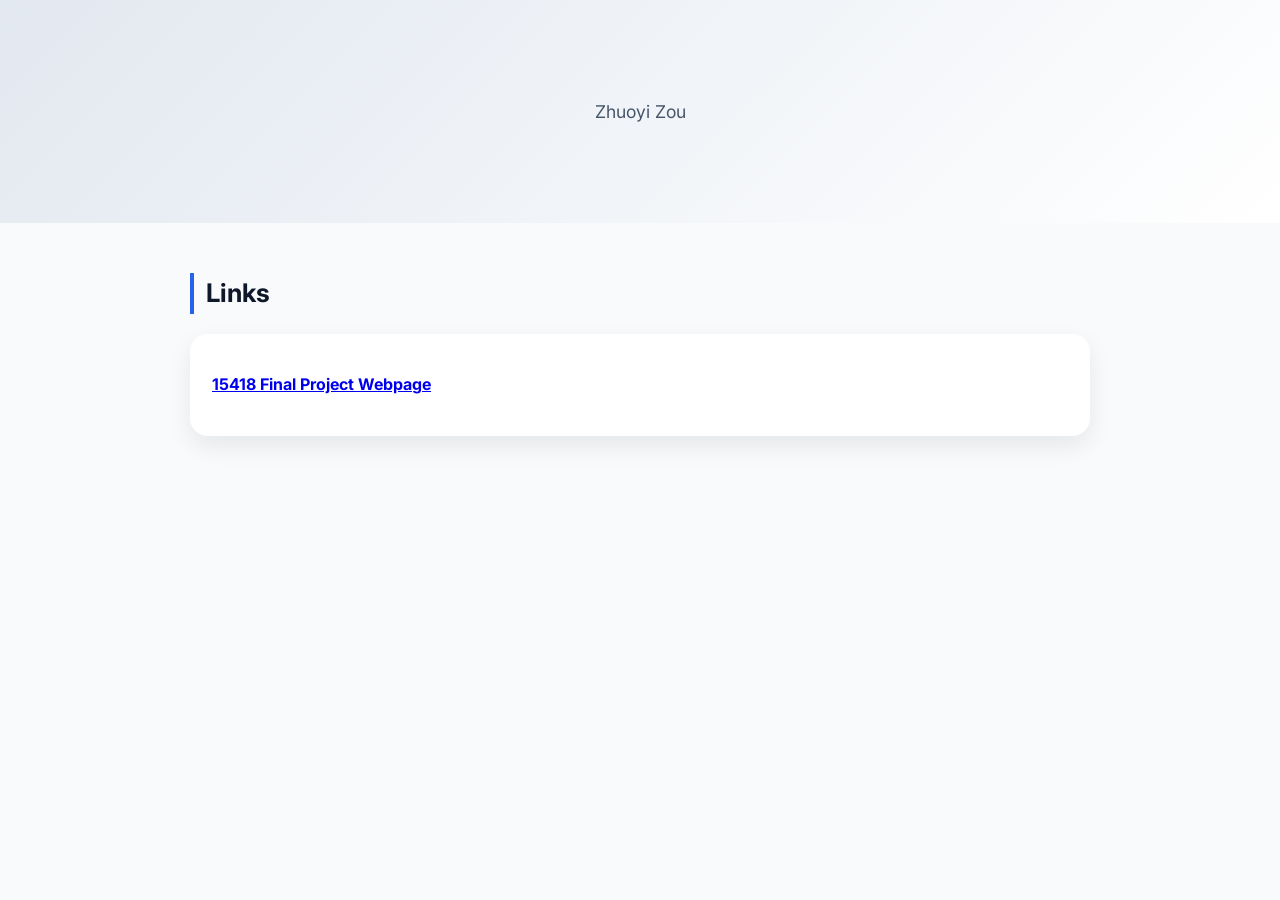
<file: index.html>
<!DOCTYPE html>
<html lang="en">
<head>
  <meta charset="UTF-8" />
  <meta name="viewport" content="width=device-width, initial-scale=1.0" />
  <title>my website :D</title>
  <link href="https://fonts.googleapis.com/css2?family=Inter:wght@300;400;600;700&display=swap" rel="stylesheet">
  <link rel="stylesheet" href="15418-project.css" />
</head>
<body>

<header>
  <p>Zhuoyi Zou</p>
</header>

<section id="url">
  <h2>Links</h2>
  <div class="card">
    <p>
      <a href="https://joeychewy.github.io/15418-project.html" target="_blank"><b>15418 Final Project Webpage</b></a>
    </p>
  </div>
</section>
</file>
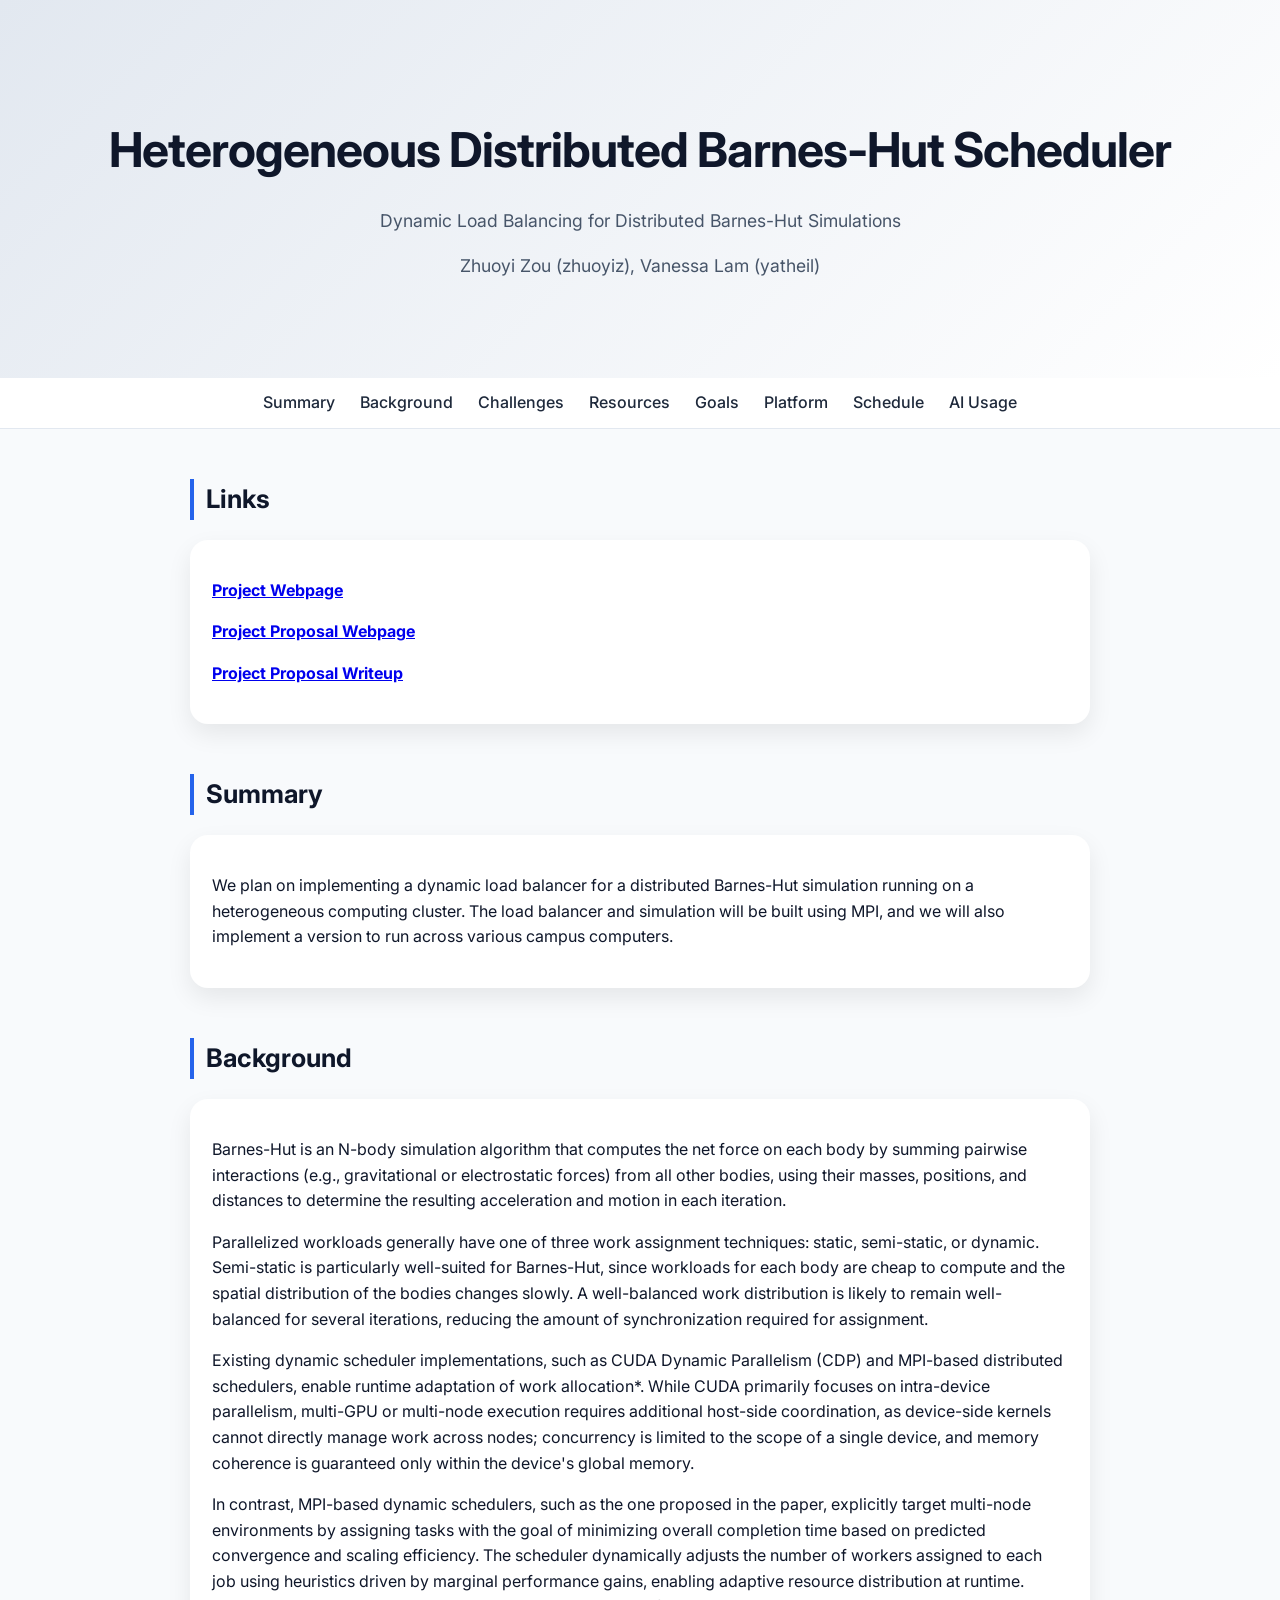
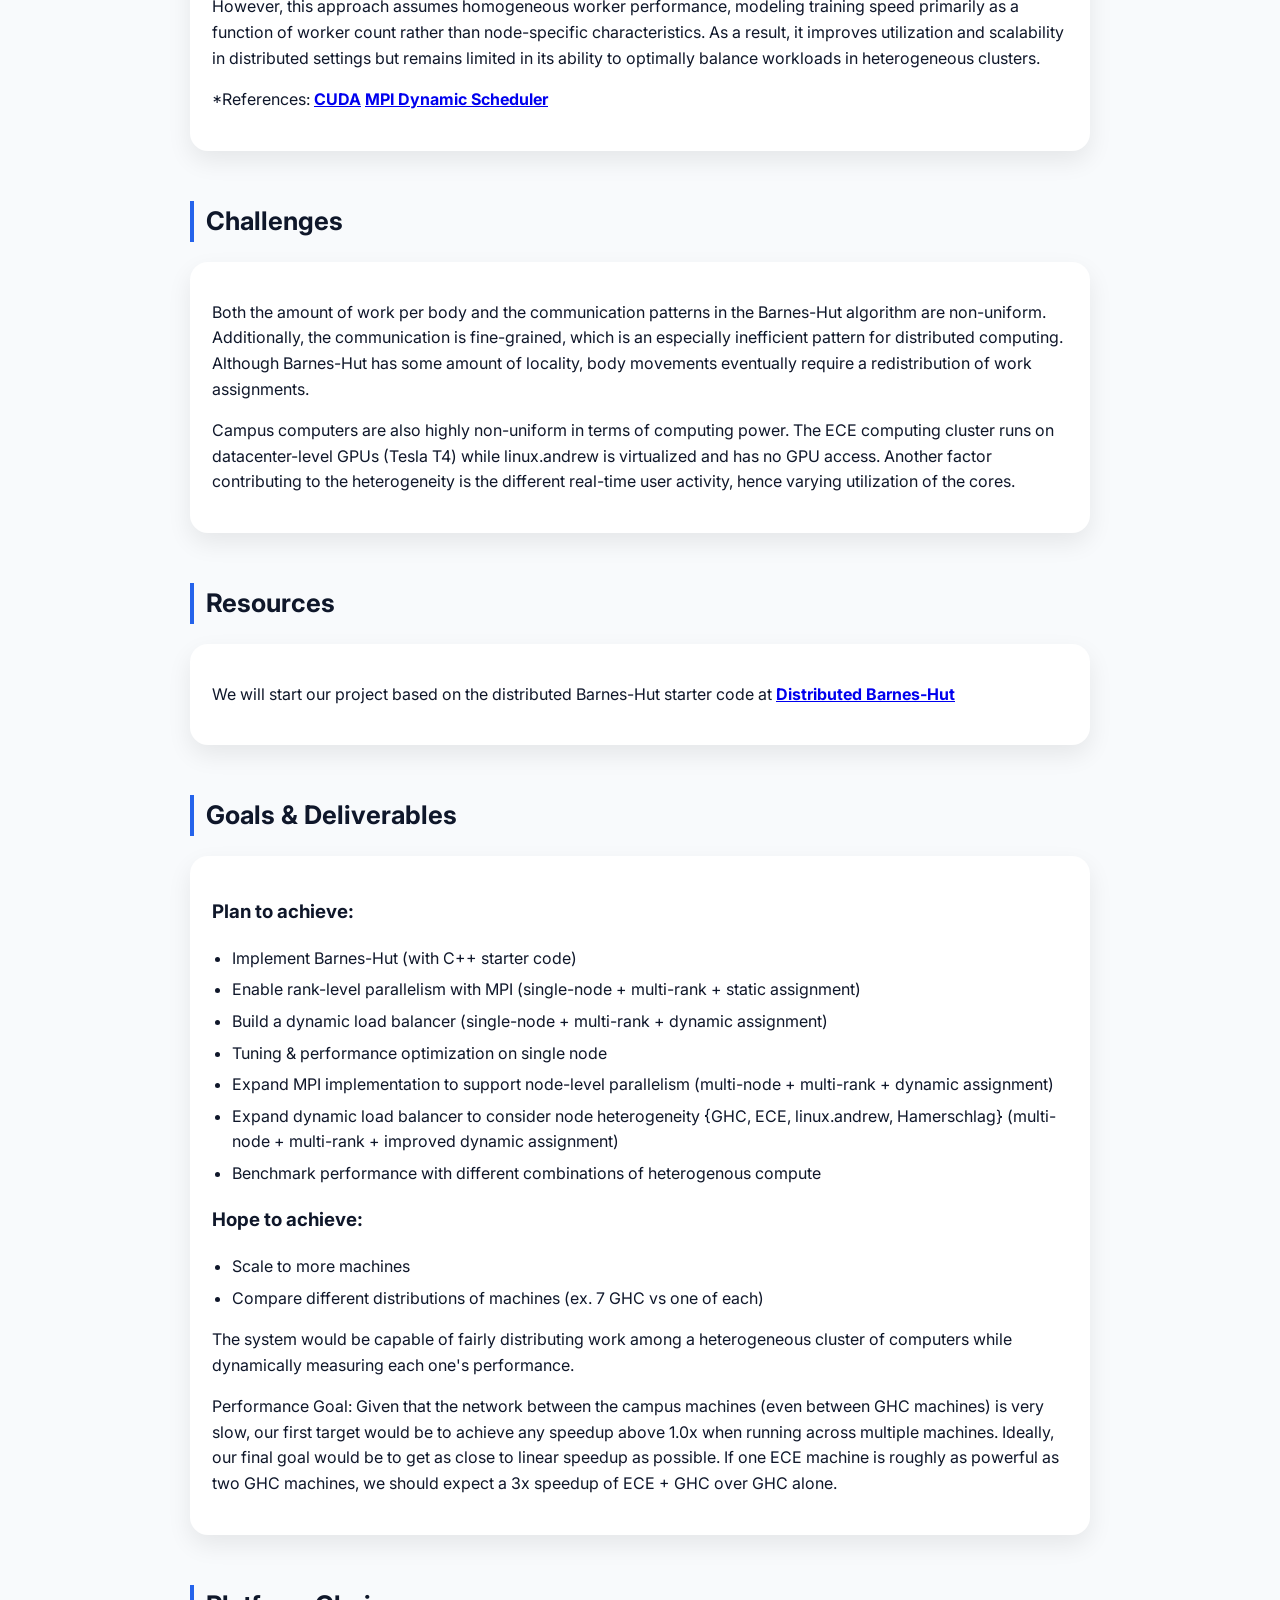
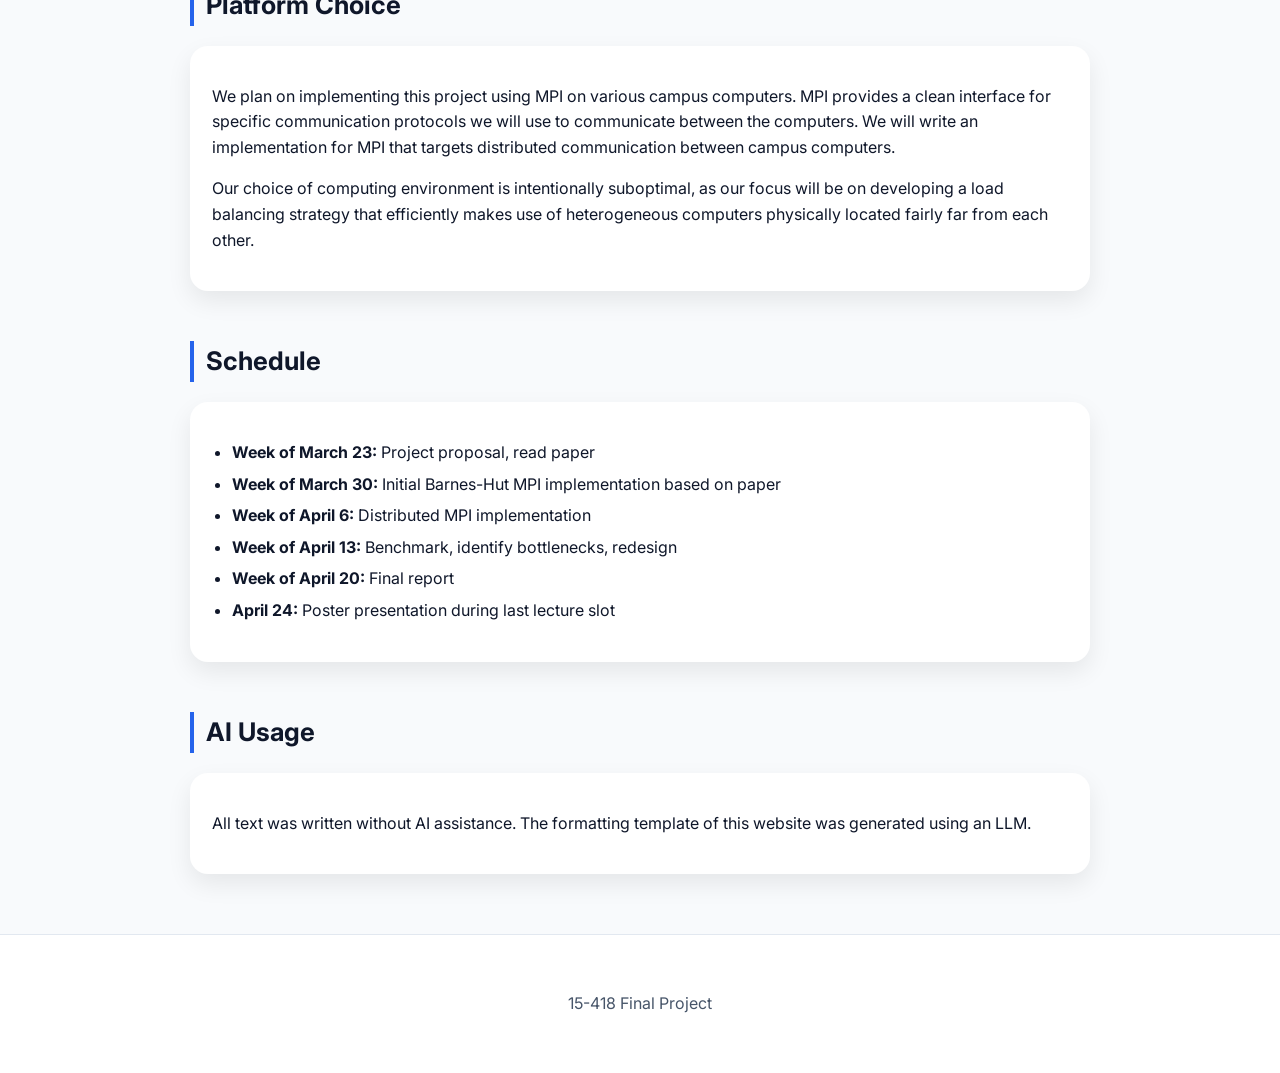
<file: 15418-project-proposal.html>
<!DOCTYPE html>
<html lang="en">
<head>
  <meta charset="UTF-8" />
  <meta name="viewport" content="width=device-width, initial-scale=1.0" />
  <title>Heterogeneous Distributed Simulation Scheduler</title>
  <link href="https://fonts.googleapis.com/css2?family=Inter:wght@300;400;600;700&display=swap" rel="stylesheet">
  <link rel="stylesheet" href="15418-project.css" />
</head>
<body>

<header>
  <h1>Heterogeneous Distributed Barnes-Hut Scheduler</h1>
  <p>Dynamic Load Balancing for Distributed Barnes-Hut Simulations</p>
  <p>Zhuoyi Zou (zhuoyiz), Vanessa Lam (yatheil)</p>
</header>

<nav>
  <a href="#summary">Summary</a>
  <a href="#background">Background</a>
  <a href="#challenge">Challenges</a>
  <a href="#resources">Resources</a>
  <a href="#goals">Goals</a>
  <a href="#platform">Platform</a>
  <a href="#schedule">Schedule</a>
  <a href="#aiusage">AI Usage</a>
</nav>

<section id="url">
  <h2>Links</h2>
  <div class="card">
    <p>
      <a href="https://joeychewy.github.io/15418-project.html" target="_blank"><b>Project Webpage</b></a>
    </p>
    <p>
      <a href="https://joeychewy.github.io/15418-project-proposal.html" target="_blank"><b>Project Proposal Webpage</b></a>
    </p>
    <p>
      <a href="https://joeychewy.github.io/proposal.pdf" target="_blank"><b>Project Proposal Writeup</b></a>
    </p>
  </div>
</section>

<section id="summary">
  <h2>Summary</h2>
  <div class="card">
    <p>
      We plan on implementing a dynamic load balancer for a distributed 
      Barnes-Hut simulation running on a heterogeneous computing cluster. 
      The load balancer and simulation will be built using MPI, and we will 
      also implement a version to run across various campus computers.
    </p>
  </div>
</section>

<section id="background">
  <h2>Background</h2>
  <div class="card">
    <p>
      Barnes-Hut is an N-body simulation algorithm that computes the net 
      force on each body by summing pairwise interactions (e.g., 
      gravitational or electrostatic forces) from all other bodies, using 
      their masses, positions, and distances to determine the resulting 
      acceleration and motion in each iteration. 
    </p>
    <p>
      Parallelized workloads generally have one of three work assignment 
      techniques: static, semi-static, or dynamic. Semi-static is particularly 
      well-suited for Barnes-Hut, since workloads for each body are cheap to 
      compute and the spatial distribution of the bodies changes slowly. 
      A well-balanced work distribution is likely to remain well-balanced 
      for several iterations, reducing the amount of synchronization required 
      for assignment.
    </p>
    <p>
      Existing dynamic scheduler implementations, such as CUDA Dynamic 
      Parallelism (CDP) and MPI-based distributed schedulers, enable runtime 
      adaptation of work allocation*. While CUDA primarily focuses on 
      intra-device parallelism, multi-GPU or multi-node execution requires 
      additional host-side coordination, as device-side kernels cannot directly 
      manage work across nodes; concurrency is limited to the scope of a single
      device, and memory coherence is guaranteed only within the device's 
      global memory. 
    </p>
    <p>
      In contrast, MPI-based dynamic schedulers, such as the 
      one proposed in the paper, explicitly target multi-node environments by 
      assigning tasks with the goal of minimizing overall completion time 
      based on predicted convergence and scaling efficiency. The scheduler 
      dynamically adjusts the number of workers assigned to each job using 
      heuristics driven by marginal performance gains, enabling adaptive 
      resource distribution at runtime. However, this approach assumes 
      homogeneous worker performance, modeling training speed primarily as 
      a function of worker count rather than node-specific characteristics. 
      As a result, it improves utilization and scalability in distributed 
      settings but remains limited in its ability to optimally balance 
      workloads in heterogeneous clusters.
    </p>
    <p>
      *References:
      <a href="https://docs.nvidia.com/cuda/cuda-programming-guide/04-special-topics/dynamic-parallelism.html" target="_blank"><b>CUDA</b></a>
      <a href="https://arxiv.org/abs/1908.08082" target="_blank"><b>MPI Dynamic Scheduler</b></a>
    </p>
  </div>
</section>

<section id="challenge">
  <h2>Challenges</h2>
  <div class="card">
    <p>
      Both the amount of work per body and the communication patterns in the
      Barnes-Hut algorithm are non-uniform. Additionally, the communication 
      is fine-grained, which is an especially inefficient pattern for 
      distributed computing. Although Barnes-Hut has some amount of locality, 
      body movements eventually require a redistribution of work assignments.
    </p>
    <p>
      Campus computers are also highly non-uniform in terms of computing power. 
      The ECE computing cluster runs on datacenter-level GPUs (Tesla T4) 
      while linux.andrew is virtualized and has no GPU access. Another factor 
      contributing to the heterogeneity is the different real-time user 
      activity, hence varying utilization of the cores. 
    </p>
  </div>
</section>

<section id="resources">
  <h2>Resources</h2>
  <div class="card">
    <p>
      We will start our project based on the distributed Barnes-Hut starter 
      code at <a href="https://arxiv.org/abs/2203.08966" target="_blank"><b>Distributed Barnes-Hut</b></a>
    </p>
  </div>
</section>

<section id="goals">
  <h2>Goals & Deliverables</h2>
  <div class="card">
    <h3>Plan to achieve:</h3>
    <ul>
      <li>Implement Barnes-Hut (with C++ starter code)</li>
      <li>Enable rank-level parallelism with MPI (single-node + multi-rank + static assignment)</li>
      <li>Build a dynamic load balancer (single-node + multi-rank + dynamic assignment)</li>
      <li>Tuning & performance optimization on single node</li>
      <li>Expand MPI implementation to support node-level parallelism (multi-node + multi-rank + dynamic assignment)</li>
      <li>Expand dynamic load balancer to consider node heterogeneity {GHC, ECE, linux.andrew, Hamerschlag} (multi-node + multi-rank + improved dynamic assignment)</li>
      <li>Benchmark performance with different combinations of heterogenous compute</li>
    </ul>

    <h3>Hope to achieve:</h3>
    <ul>
      <li>Scale to more machines</li>
      <li>Compare different distributions of machines (ex. 7 GHC vs one of each)</li>
    </ul>
    <p>
      The system would be capable of fairly distributing work among a 
      heterogeneous cluster of computers while dynamically measuring each 
      one's performance.
    </p>
    <p>
      Performance Goal: Given that the network between the campus machines 
      (even between GHC machines) is very slow, our first target would be 
      to achieve any speedup above 1.0x when running across multiple machines. 
      Ideally, our final goal would be to get as close to linear speedup as 
      possible. If one ECE machine is roughly as powerful as two GHC machines, 
      we should expect a 3x speedup of ECE + GHC over GHC alone.
    </p>
  </div>
</section>

<section id="platform">
  <h2>Platform Choice</h2>
  <div class="card">
    <p>
      We plan on implementing this project using MPI on various campus 
      computers. MPI provides a clean interface for specific communication 
      protocols we will use to communicate between the computers. We will 
      write an implementation for MPI that targets distributed communication 
      between campus computers.
    </p>
    <p>
      Our choice of computing environment is intentionally suboptimal, as 
      our focus will be on developing a load balancing strategy that 
      efficiently makes use of heterogeneous computers physically located 
      fairly far from each other.
    </p>
  </div>
</section>

<section id="schedule">
  <h2>Schedule</h2>
  <div class="card">
    <ul>
      <li><b>Week of March 23:</b> Project proposal, read paper</li>
      <li><b>Week of March 30:</b> Initial Barnes-Hut MPI implementation based on paper</li>
      <li><b>Week of April 6:</b> Distributed MPI implementation</li>
      <li><b>Week of April 13:</b> Benchmark, identify bottlenecks, redesign</li>
      <li><b>Week of April 20:</b> Final report</li>
      <li><b>April 24:</b> Poster presentation during last lecture slot</li>
    </ul>
  </div>
</section>

<section id="aiusage">
  <h2>AI Usage</h2>
  <div class="card">
    <p>
      All text was written without AI assistance. The formatting template 
      of this website was generated using an LLM.
    </p>
  </div>
</section>

<footer>
  <p>15-418 Final Project</p>
</footer>

</body>
</html>
</file>
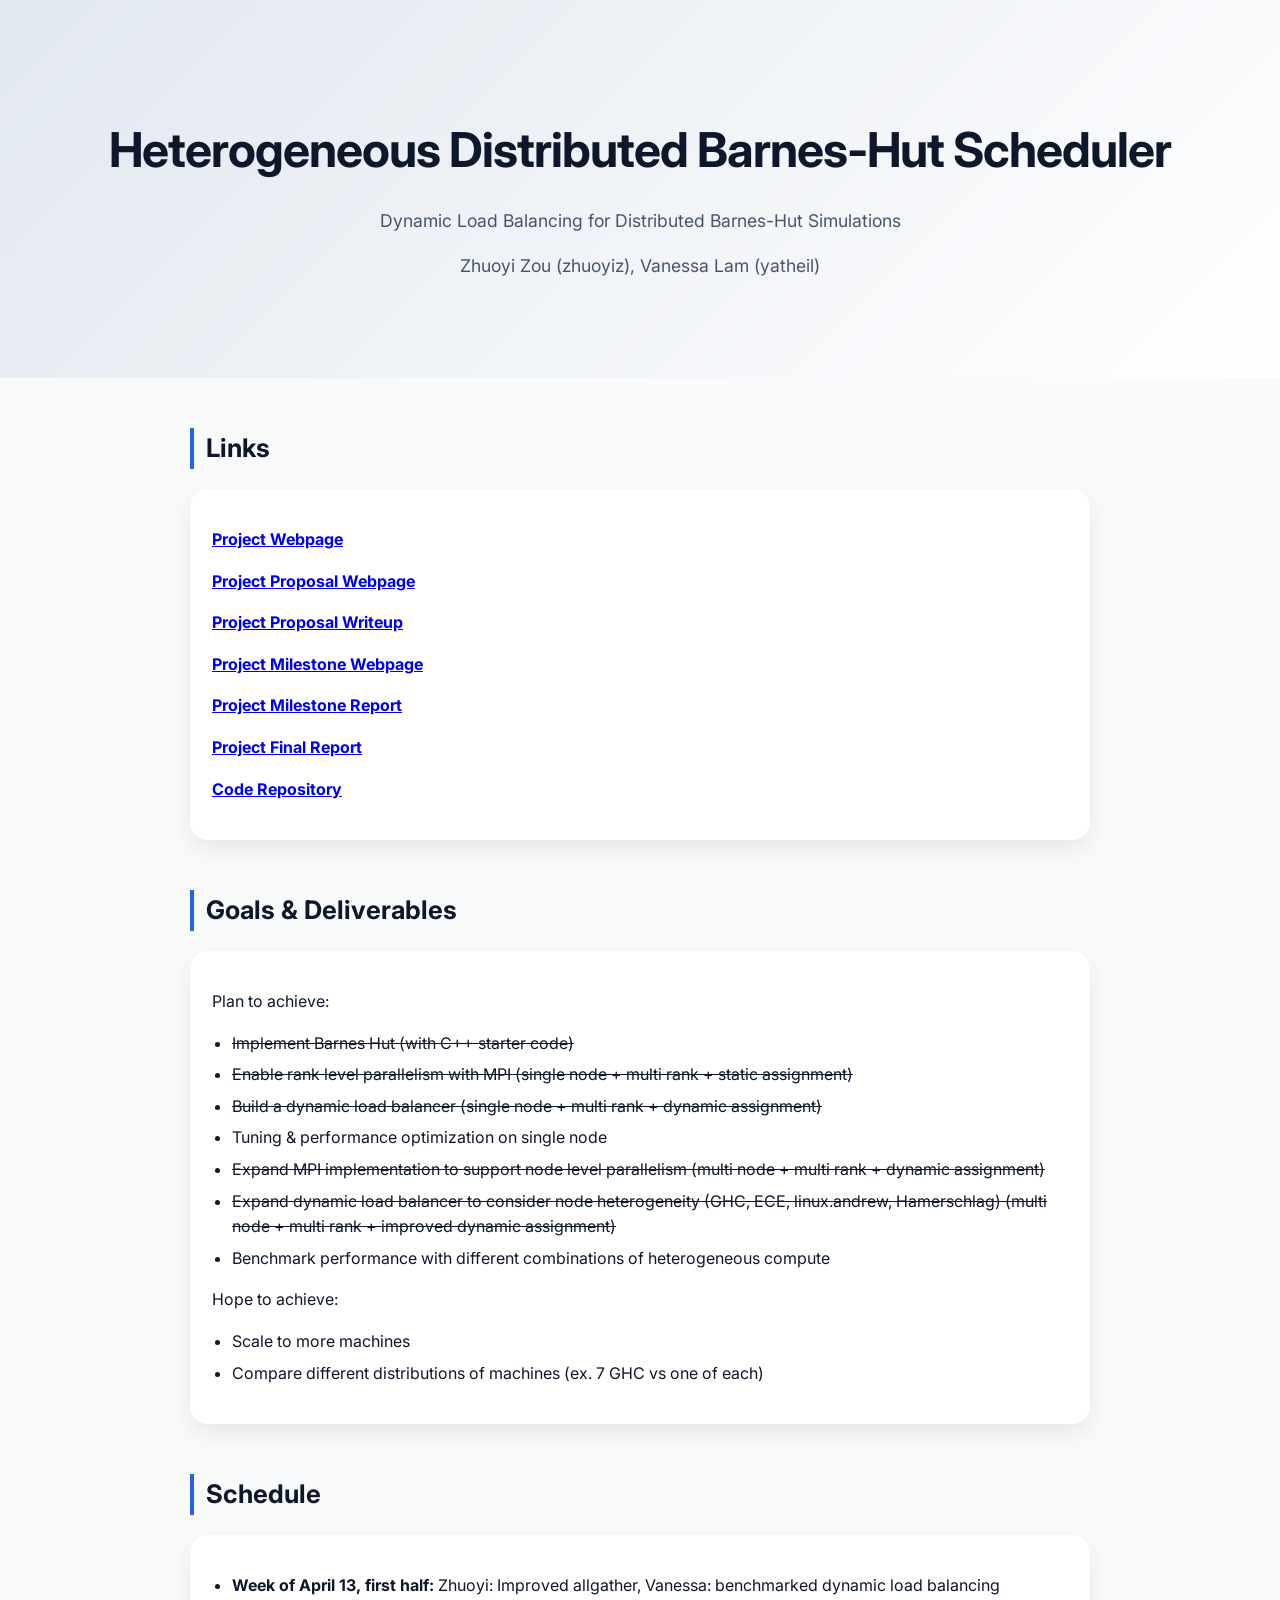
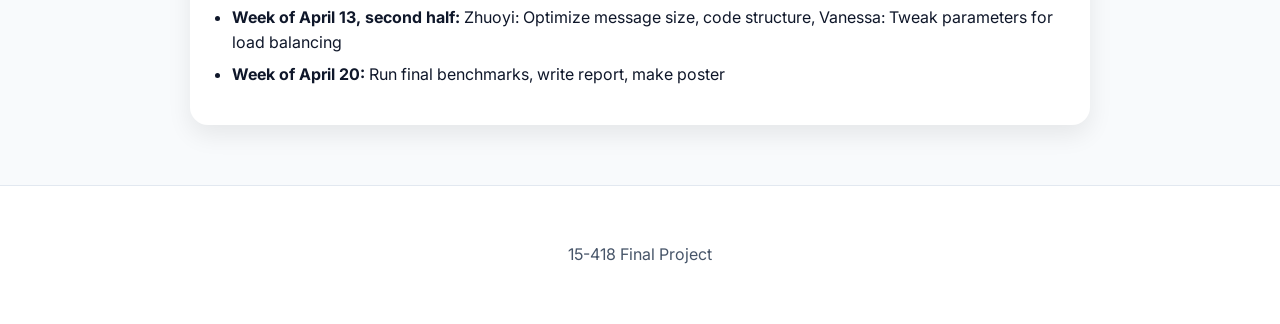
<file: 15418-project.html>
<!DOCTYPE html>
<html lang="en">
<head>
  <meta charset="UTF-8" />
  <meta name="viewport" content="width=device-width, initial-scale=1.0" />
  <title>Heterogeneous Distributed Simulation Scheduler</title>
  <link href="https://fonts.googleapis.com/css2?family=Inter:wght@300;400;600;700&display=swap" rel="stylesheet">
  <link rel="stylesheet" href="15418-project.css" />
</head>
<body>

<header>
  <h1>Heterogeneous Distributed Barnes-Hut Scheduler</h1>
  <p>Dynamic Load Balancing for Distributed Barnes-Hut Simulations</p>
  <p>Zhuoyi Zou (zhuoyiz), Vanessa Lam (yatheil)</p>
</header>

<section id="url">
  <h2>Links</h2>
  <div class="card">
    <p>
      <a href="https://joeychewy.github.io/15418-project.html" target="_blank"><b>Project Webpage</b></a>
    </p>
    <p>
      <a href="https://joeychewy.github.io/15418-project-proposal.html" target="_blank"><b>Project Proposal Webpage</b></a>
    </p>
    <p>
      <a href="https://joeychewy.github.io/proposal.pdf" target="_blank"><b>Project Proposal Writeup</b></a>
    </p>
    <p>
      <a href="https://joeychewy.github.io/15418-project-milestone.html" target="_blank"><b>Project Milestone Webpage</b></a>
    </p>
    <p>
      <a href="https://joeychewy.github.io/milestone-report.pdf" target="_blank"><b>Project Milestone Report</b></a>
    </p>
    <p>
      <a href="https://joeychewy.github.io/final-report.pdf" target="_blank"><b>Project Final Report</b></a>
    </p>
    <p>
      <a href="https://github.com/joeychewy/418-final" target="_blank"><b>Code Repository</b></a>
    </p>
  </div>
</section>


<section id="goals">
  <h2>Goals & Deliverables</h2>
  <div class="card">
    <p>Plan to achieve:</p>
    <ul>
      <li>
        <s>Implement Barnes Hut (with C++ starter code)</s>
      </li>
      <li>
        <s>Enable rank level parallelism with MPI (single node + multi rank + static assignment)</s>
      </li>
      <li>
        <s>Build a dynamic load balancer (single node + multi rank + dynamic assignment)</s>
      </li>
      <li>
        Tuning & performance optimization on single node
      </li>
      <li>
        <s>Expand MPI implementation to support node level parallelism (multi node
        + multi rank + dynamic assignment)</s>
      </li>
      <li>
        <s>Expand dynamic load balancer to consider node heterogeneity (GHC, ECE, 
        linux.andrew, Hamerschlag) (multi node + multi rank + improved dynamic 
        assignment)</s>
      </li>
      <li>
        Benchmark performance with different combinations of heterogeneous 
        compute
      </li>
    </ul>

    <p>Hope to achieve:</p>
    <ul>
      <li>
        Scale to more machines
      </li>
      <li>
        Compare different distributions of machines (ex. 7 GHC vs one of each)
      </li>
    </ul>
  </div>
</section>

<section id="schedule">
  <h2>Schedule</h2>
  <div class="card">
    <ul>
      <li><b>Week of April 13, first half:</b> 
        Zhuoyi: Improved allgather, 
        Vanessa: benchmarked dynamic load balancing</li>
      <li><b>Week of April 13, second half:</b> 
        Zhuoyi: Optimize message size, code structure, 
        Vanessa: Tweak parameters for load balancing</li>
      <li><b>Week of April 20:</b> 
        Run final benchmarks, write report, make poster</li>
    </ul>
  </div>
</section>

<footer>
  <p>15-418 Final Project</p>
</footer>

</body>
</html>
</file>
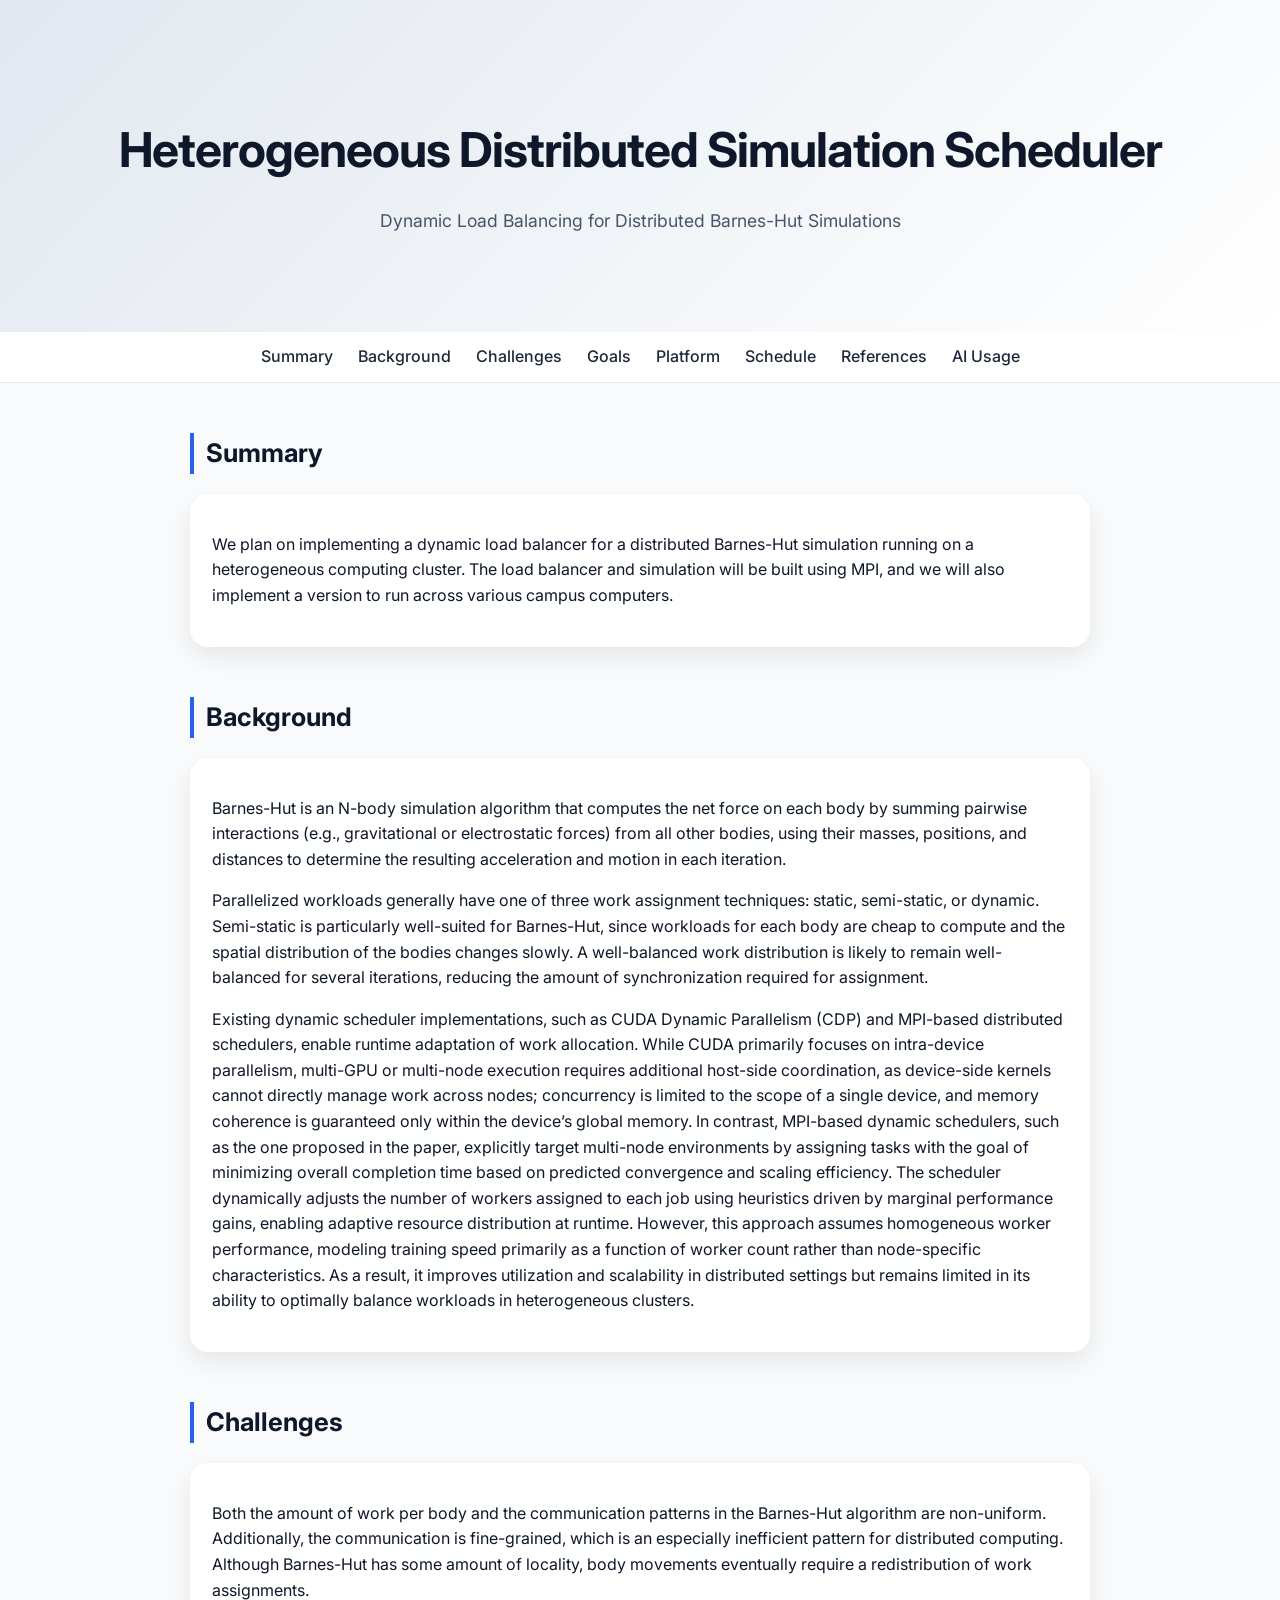
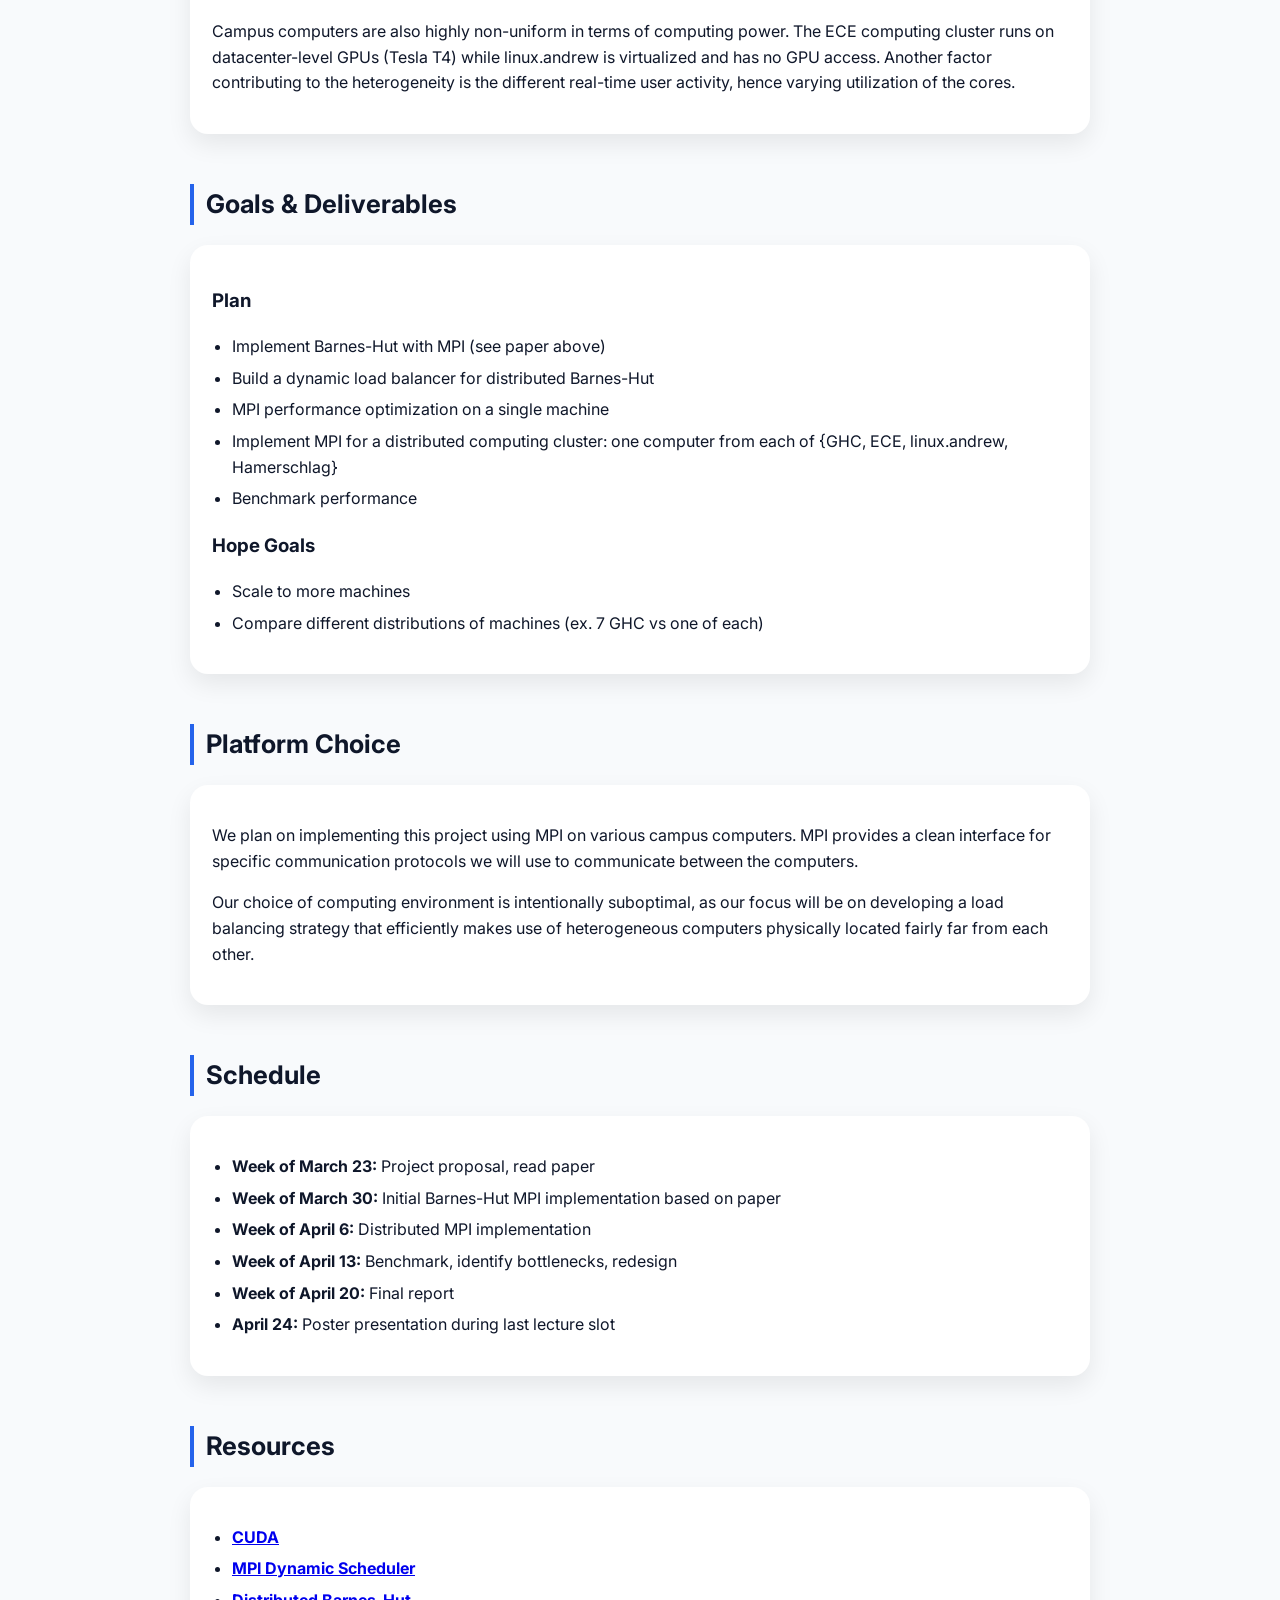
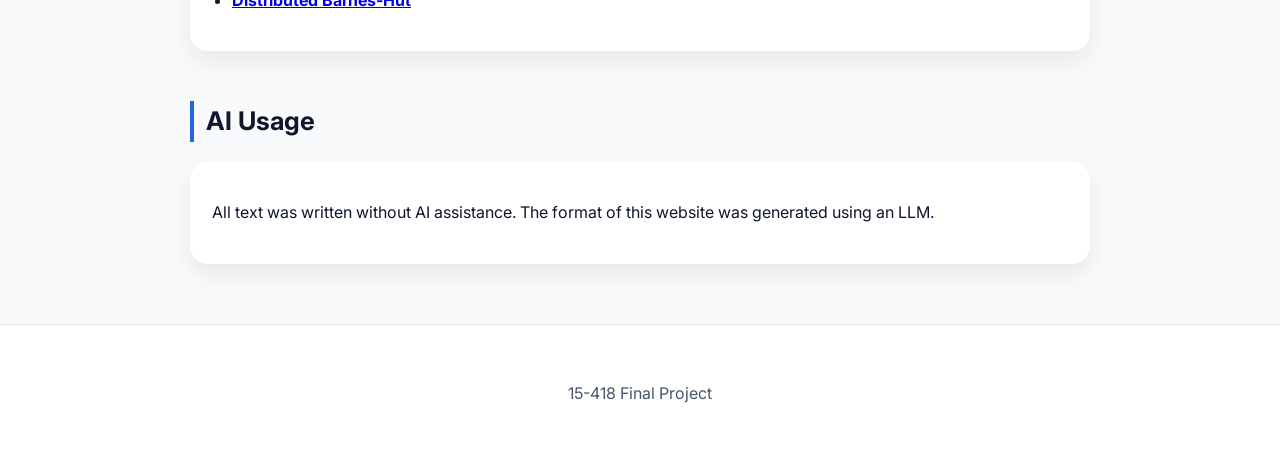
<file: distributed_barnes_hut.html>
<!DOCTYPE html>
<html lang="en">
<head>
  <meta charset="UTF-8" />
  <meta name="viewport" content="width=device-width, initial-scale=1.0" />
  <title>Heterogeneous Distributed Simulation Scheduler</title>
  <link href="https://fonts.googleapis.com/css2?family=Inter:wght@300;400;600;700&display=swap" rel="stylesheet">
  <style>
    body {
      font-family: 'Inter', sans-serif;
      margin: 0;
      background: #f8fafc;
      color: #0f172a;
      line-height: 1.6;
      scroll-behavior: smooth;
    }

    header {
      padding: 80px 20px;
      text-align: center;
      background: linear-gradient(135deg, #e2e8f0, #ffffff);
    }

    header h1 {
      font-size: 3rem;
      margin-bottom: 10px;
      letter-spacing: -1px;
    }

    header p {
      color: #475569;
      font-size: 1.1rem;
    }

    nav {
      position: sticky;
      top: 0;
      background: rgba(255,255,255,0.9);
      backdrop-filter: blur(10px);
      padding: 12px;
      display: flex;
      justify-content: center;
      gap: 25px;
      border-bottom: 1px solid #e2e8f0;
      z-index: 100;
    }

    nav a {
      color: #1e293b;
      text-decoration: none;
      font-weight: 500;
      transition: all 0.2s ease;
    }

    nav a:hover {
      color: #2563eb;
      transform: translateY(-1px);
    }

    section {
      max-width: 900px;
      margin: 50px auto;
      padding: 0 20px;
    }

    h2 {
      border-left: 4px solid #2563eb;
      padding-left: 12px;
      margin-bottom: 20px;
      font-size: 1.6rem;
    }

    .card {
      background: #ffffff;
      padding: 22px;
      border-radius: 18px;
      margin-bottom: 20px;
      box-shadow: 0 10px 25px rgba(0,0,0,0.08);
      transition: transform 0.2s ease, box-shadow 0.2s ease;
    }

    .card:hover {
      transform: translateY(-4px);
      box-shadow: 0 15px 35px rgba(0,0,0,0.12);
    }

    ul {
      padding-left: 20px;
    }

    li {
      margin-bottom: 6px;
    }

    footer {
      text-align: center;
      padding: 40px;
      color: #475569;
      border-top: 1px solid #e2e8f0;
      margin-top: 60px;
      background: #ffffff;
    }
  </style>
</head>
<body>

<header>
  <h1>Heterogeneous Distributed Simulation Scheduler</h1>
  <p>Dynamic Load Balancing for Distributed Barnes-Hut Simulations</p>
</header>

<nav>
  <a href="#summary">Summary</a>
  <a href="#background">Background</a>
  <a href="#challenge">Challenges</a>
  <a href="#goals">Goals</a>
  <a href="#platform">Platform</a>
  <a href="#schedule">Schedule</a>
  <a href="#references">References</a>
  <a href="#aiusage">AI Usage</a>
</nav>

<section id="summary">
  <h2>Summary</h2>
  <div class="card">
    <p>
      We plan on implementing a dynamic load balancer for a distributed Barnes-Hut simulation running on a heterogeneous computing cluster. The load balancer and simulation will be built using MPI, and we will also implement a version to run across various campus computers.
    </p>
  </div>
</section>

<section id="background">
  <h2>Background</h2>
  <div class="card">
    <p>
      Barnes-Hut is an N-body simulation algorithm that computes the net force on each body by summing pairwise interactions (e.g., gravitational or electrostatic forces) from all other bodies, using their masses, positions, and distances to determine the resulting acceleration and motion in each iteration. 
    </p>
    <p>
      Parallelized workloads generally have one of three work assignment techniques: static, semi-static, or dynamic. Semi-static is particularly well-suited for Barnes-Hut, since workloads for each body are cheap to compute and the spatial distribution of the bodies changes slowly. A well-balanced work distribution is likely to remain well-balanced for several iterations, reducing the amount of synchronization required for assignment.
    </p>
    <p>
      Existing dynamic scheduler implementations, such as CUDA Dynamic Parallelism (CDP) and MPI-based distributed schedulers, enable runtime adaptation of work allocation. While CUDA primarily focuses on intra-device parallelism, multi-GPU or multi-node execution requires additional host-side coordination, as device-side kernels cannot directly manage work across nodes; concurrency is limited to the scope of a single device, and memory coherence is guaranteed only within the device’s global memory. In contrast, MPI-based dynamic schedulers, such as the one proposed in the paper, explicitly target multi-node environments by assigning tasks with the goal of minimizing overall completion time based on predicted convergence and scaling efficiency. The scheduler dynamically adjusts the number of workers assigned to each job using heuristics driven by marginal performance gains, enabling adaptive resource distribution at runtime. However, this approach assumes homogeneous worker performance, modeling training speed primarily as a function of worker count rather than node-specific characteristics. As a result, it improves utilization and scalability in distributed settings but remains limited in its ability to optimally balance workloads in heterogeneous clusters.
    </p>
  </div>
</section>

<section id="challenge">
  <h2>Challenges</h2>
  <div class="card">
    <p>
      Both the amount of work per body and the communication patterns in the Barnes-Hut algorithm are non-uniform. Additionally, the communication is fine-grained, which is an especially inefficient pattern for distributed computing. Although Barnes-Hut has some amount of locality, body movements eventually require a redistribution of work assignments.
    </p>
    <p>
      Campus computers are also highly non-uniform in terms of computing power. The ECE computing cluster runs on datacenter-level GPUs (Tesla T4) while linux.andrew is virtualized and has no GPU access. Another factor contributing to the heterogeneity is the different real-time user activity, hence varying utilization of the cores. 
    </p>
  </div>
</section>

<section id="goals">
  <h2>Goals & Deliverables</h2>
  <div class="card">
    <h3>Plan</h3>
    <ul>
      <li>Implement Barnes-Hut with MPI (see paper above)</li>
      <li>Build a dynamic load balancer for distributed Barnes-Hut</li>
      <li>MPI performance optimization on a single machine</li>
      <li>Implement MPI for a distributed computing cluster: one computer from each of {GHC, ECE, linux.andrew, Hamerschlag}</li>
      <li>Benchmark performance</li>
    </ul>

    <h3>Hope Goals</h3>
    <ul>
      <li>Scale to more machines</li>
      <li>Compare different distributions of machines (ex. 7 GHC vs one of each)</li>
    </ul>
  </div>
</section>

<section id="platform">
  <h2>Platform Choice</h2>
  <div class="card">
    <p>
      We plan on implementing this project using MPI on various campus computers. MPI provides a clean interface for specific communication protocols we will use to communicate between the computers.
    </p>
    <p>
      Our choice of computing environment is intentionally suboptimal, as our focus will be on developing a load balancing strategy that efficiently makes use of heterogeneous computers physically located fairly far from each other.
    </p>
  </div>
</section>

<section id="schedule">
  <h2>Schedule</h2>
  <div class="card">
    <ul>
      <li><b>Week of March 23:</b> Project proposal, read paper</li>
      <li><b>Week of March 30:</b> Initial Barnes-Hut MPI implementation based on paper</li>
      <li><b>Week of April 6:</b> Distributed MPI implementation</li>
      <li><b>Week of April 13:</b> Benchmark, identify bottlenecks, redesign</li>
      <li><b>Week of April 20:</b> Final report</li>
      <li><b>April 24:</b> Poster presentation during last lecture slot</li>
    </ul>
  </div>
</section>

<section id="resources">
  <h2>Resources</h2>
  <div class="card">
    <ul>
      <li><a href="https://docs.nvidia.com/cuda/cuda-programming-guide/04-special-topics/dynamic-parallelism.html" target="_blank"><b>CUDA</b></a></li>
      <li><a href="https://arxiv.org/abs/1908.08082" target="_blank"><b>MPI Dynamic Scheduler</b></a></li>
      <li><a href="https://arxiv.org/abs/2203.08966" target="_blank"><b>Distributed Barnes-Hut</b></a></li>
    </ul>
  </div>
</section>

<section id="aiusage">
  <h2>AI Usage</h2>
  <div class="card">
    <p>All text was written without AI assistance. The format of this website was generated using an LLM.</p>
  </div>
</section>

<footer>
  <p>15-418 Final Project</p>
</footer>

</body>
</html>
</file>
<file: 15418-project.css>
body {
  font-family: 'Inter', sans-serif;
  margin: 0;
  background: #f8fafc;
  color: #0f172a;
  line-height: 1.6;
  scroll-behavior: smooth;
}

header {
  padding: 80px 20px;
  text-align: center;
  background: linear-gradient(135deg, #e2e8f0, #ffffff);
}

header h1 {
  font-size: 3rem;
  margin-bottom: 10px;
  letter-spacing: -1px;
}

header p {
  color: #475569;
  font-size: 1.1rem;
}

nav {
  position: sticky;
  top: 0;
  background: rgba(255,255,255,0.9);
  backdrop-filter: blur(10px);
  padding: 12px;
  display: flex;
  justify-content: center;
  gap: 25px;
  border-bottom: 1px solid #e2e8f0;
  z-index: 100;
}

nav a {
  color: #1e293b;
  text-decoration: none;
  font-weight: 500;
  transition: all 0.2s ease;
}

nav a:hover {
  color: #2563eb;
  transform: translateY(-1px);
}

section {
  max-width: 900px;
  margin: 50px auto;
  padding: 0 20px;
}

h2 {
  border-left: 4px solid #2563eb;
  padding-left: 12px;
  margin-bottom: 20px;
  font-size: 1.6rem;
}

.card {
  background: #ffffff;
  padding: 22px;
  border-radius: 18px;
  margin-bottom: 20px;
  box-shadow: 0 10px 25px rgba(0,0,0,0.08);
  transition: transform 0.2s ease, box-shadow 0.2s ease;
}

.card:hover {
  transform: translateY(-4px);
  box-shadow: 0 15px 35px rgba(0,0,0,0.12);
}

ul {
  padding-left: 20px;
}

li {
  margin-bottom: 6px;
}

footer {
  text-align: center;
  padding: 40px;
  color: #475569;
  border-top: 1px solid #e2e8f0;
  margin-top: 60px;
  background: #ffffff;
}
</file>
